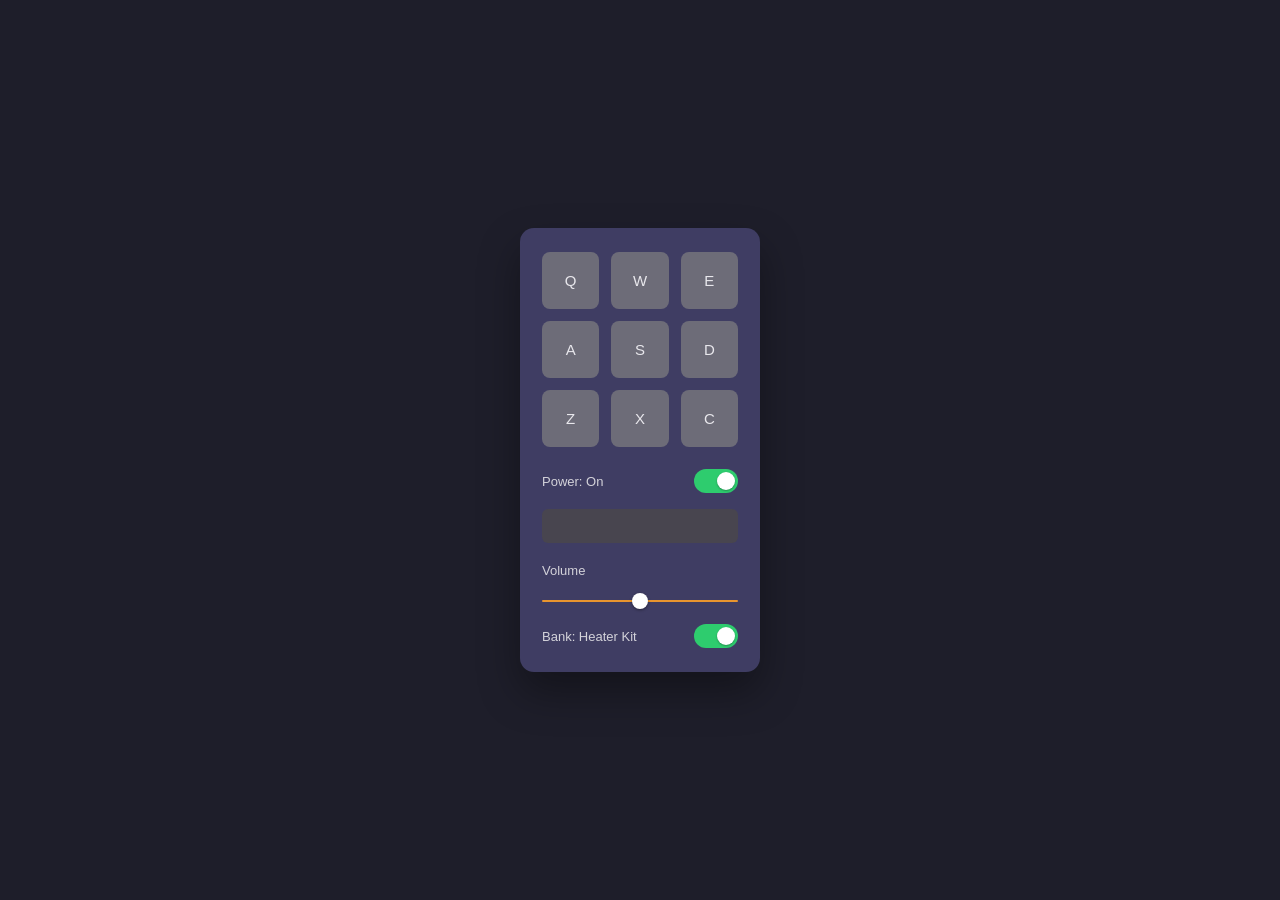
<file: Drum Machine (Certification Project)/index.html>
<!doctype html>
<html lang="en">
  <head>
    <meta charset="UTF-8" />
    <meta name="viewport" content="width=device-width, initial-scale=1.0" />
    <title>Drum Machine</title>
    <link rel="stylesheet" href="styles.css" />
  </head>
  <body>
    <div class="device" id="drum-machine">
      <div class="pads" id="pad-bank">
        <button class="pad drum-pad" id="Heater-1">
          Q
          <audio
            class="clip"
            id="Q"
            src="https://cdn.freecodecamp.org/curriculum/drum/Heater-1.mp3"
          ></audio>
        </button>
        <button class="pad drum-pad" id="Heater-2">
          W
          <audio
            class="clip"
            id="W"
            src="https://cdn.freecodecamp.org/curriculum/drum/Heater-2.mp3"
          ></audio>
        </button>
        <button class="pad drum-pad" id="Heater-3">
          E
          <audio
            class="clip"
            id="E"
            src="https://cdn.freecodecamp.org/curriculum/drum/Heater-3.mp3"
          ></audio>
        </button>
        <button class="pad drum-pad" id="Heater-4">
          A
          <audio
            class="clip"
            id="A"
            src="https://cdn.freecodecamp.org/curriculum/drum/Heater-4_1.mp3"
          ></audio>
        </button>
        <button class="pad drum-pad" id="Clap">
          S
          <audio
            class="clip"
            id="S"
            src="https://cdn.freecodecamp.org/curriculum/drum/Heater-6.mp3"
          ></audio>
        </button>
        <button class="pad drum-pad" id="Open-HH">
          D
          <audio
            class="clip"
            id="D"
            src="https://cdn.freecodecamp.org/curriculum/drum/Dsc_Oh.mp3"
          ></audio>
        </button>
        <button class="pad drum-pad" id="Kick-n-Hat">
          Z
          <audio
            class="clip"
            id="Z"
            src="https://cdn.freecodecamp.org/curriculum/drum/Kick_n_Hat.mp3"
          ></audio>
        </button>
        <button class="pad drum-pad" id="Kick">
          X
          <audio
            class="clip"
            id="X"
            src="https://cdn.freecodecamp.org/curriculum/drum/RP4_KICK_1.mp3"
          ></audio>
        </button>
        <button class="pad drum-pad" id="Closed-HH">
          C
          <audio
            class="clip"
            id="C"
            src="https://cdn.freecodecamp.org/curriculum/drum/Cev_H2.mp3"
          ></audio>
        </button>
      </div>

      <div class="row">
        <span class="label">Power: On</span>
        <button
          class="switch on"
          onclick="this.classList.toggle('on')"
        ></button>
      </div>

      <p class="screen" id="display"></p>

      <div class="volume-block">
        <div class="volume-label">Volume</div>
        <input type="range" min="0" max="100" value="50" />
      </div>

      <div class="row">
        <span class="label">Bank: Heater Kit</span>
        <button
          class="switch on"
          onclick="this.classList.toggle('on')"
        ></button>
      </div>
    </div>

    <script src="script.js"></script>
  </body>
</html>
</file>
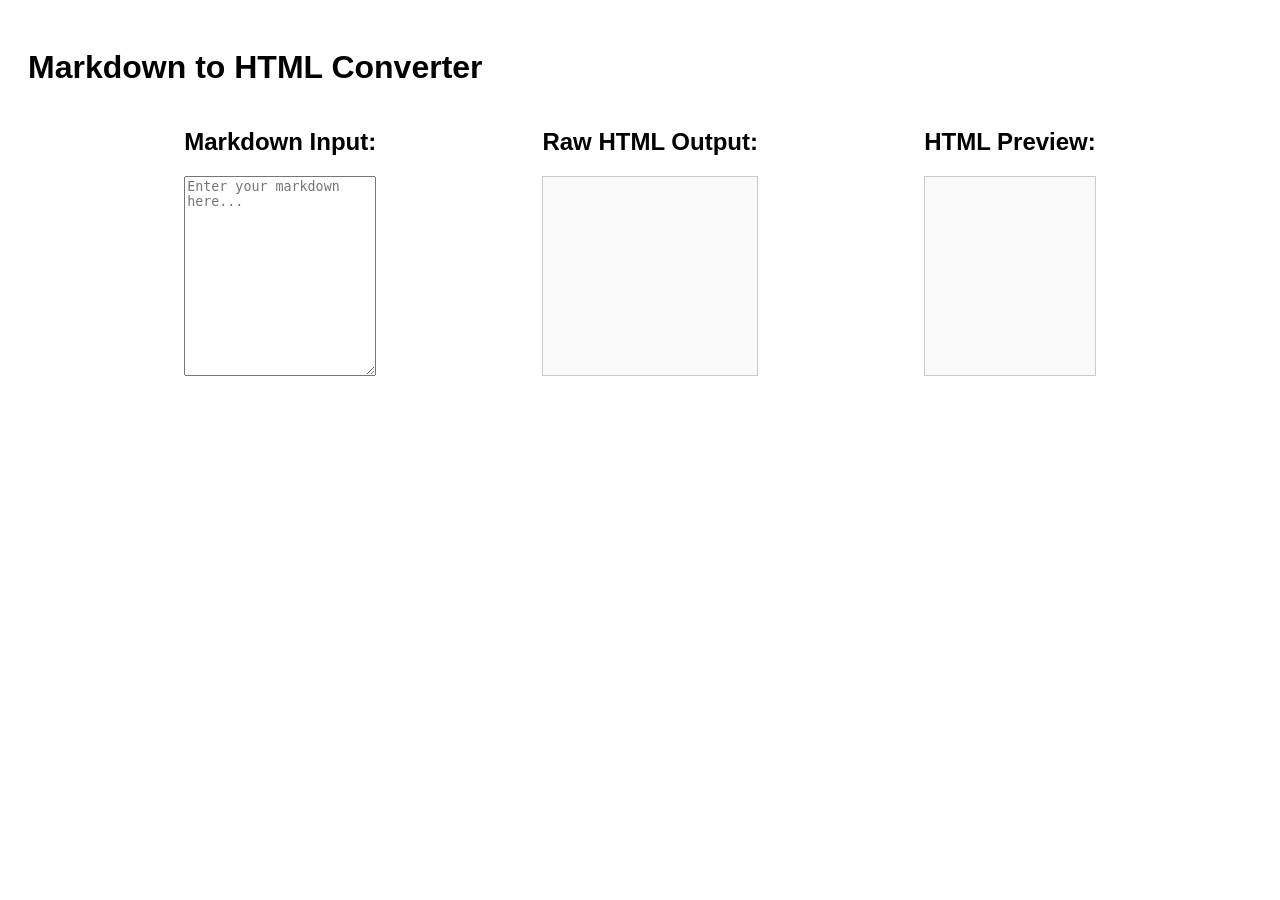
<file: Markdown to HTML Converter (Certification Project)/index.html>
<!doctype html>
<html lang="en">
  <head>
    <meta charset="UTF-8" />
    <meta name="viewport" content="width=device-width, initial-scale=1.0" />
    <title>Markdown to HTML Converter</title>
    <link rel="stylesheet" href="styles.css" />
  </head>

  <body>
    <h1>Markdown to HTML Converter</h1>
    <div id="container">
      <div class="container">
        <h2>Markdown Input:</h2>
        <textarea
          id="markdown-input"
          placeholder="Enter your markdown here..."
        ></textarea>
      </div>
      <div class="container">
        <h2>Raw HTML Output:</h2>
        <div id="html-output"></div>
      </div>
      <div class="container">
        <h2>HTML Preview:</h2>
        <div id="preview"></div>
      </div>
    </div>
    <script src="script.js"></script>
  </body>
</html>
</file>
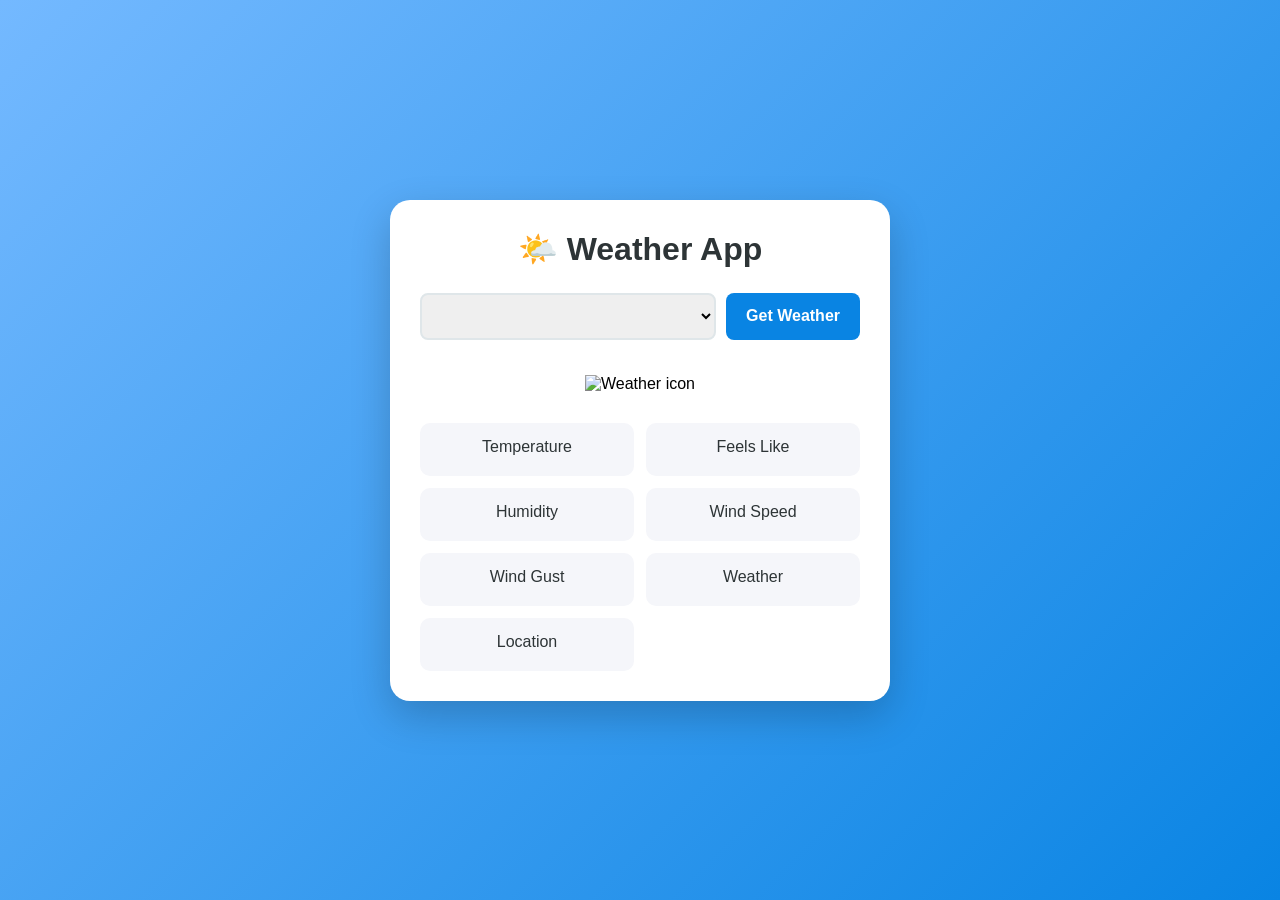
<file: Weather App (Certification Project)/index.html>
<!DOCTYPE html>
<html lang="en">
<head>
  <meta charset="UTF-8" />
  <meta name="viewport" content="width=device-width, initial-scale=1.0" />
  <link rel="stylesheet" href="styles.css" />
  <title>Weather App</title>
</head>
<body>
  <div class="weather-app">
  <h1>🌤️ Weather App</h1>

  <div class="controls">
    <select id="city-select">
      <option value=""></option>
      <option value="new york">New York</option>
      <option value="los angeles">Los Angeles</option>
      <option value="chicago">Chicago</option>
      <option value="paris">Paris</option>
      <option value="tokyo">Tokyo</option>
      <option value="london">London</option>
    </select>

    <button id="get-weather-btn">Get Weather</button>
  </div>

  <div id="weather-container">
    <img id="weather-icon" alt="Weather icon">

    <div class="weather-info">
      <p>Temperature <span id="main-temperature"></span></p>
      <p>Feels Like <span id="feels-like"></span></p>
      <p>Humidity <span id="humidity"></span></p>
      <p>Wind Speed <span id="wind"></span></p>
      <p>Wind Gust <span id="wind-gust"></span></p>
      <p>Weather <span id="weather-main"></span></p>
      <p>Location <span id="location"></span></p>
    </div>
  </div>
</div>
  <script src="script.js"></script>

</body>
</html>
</file>
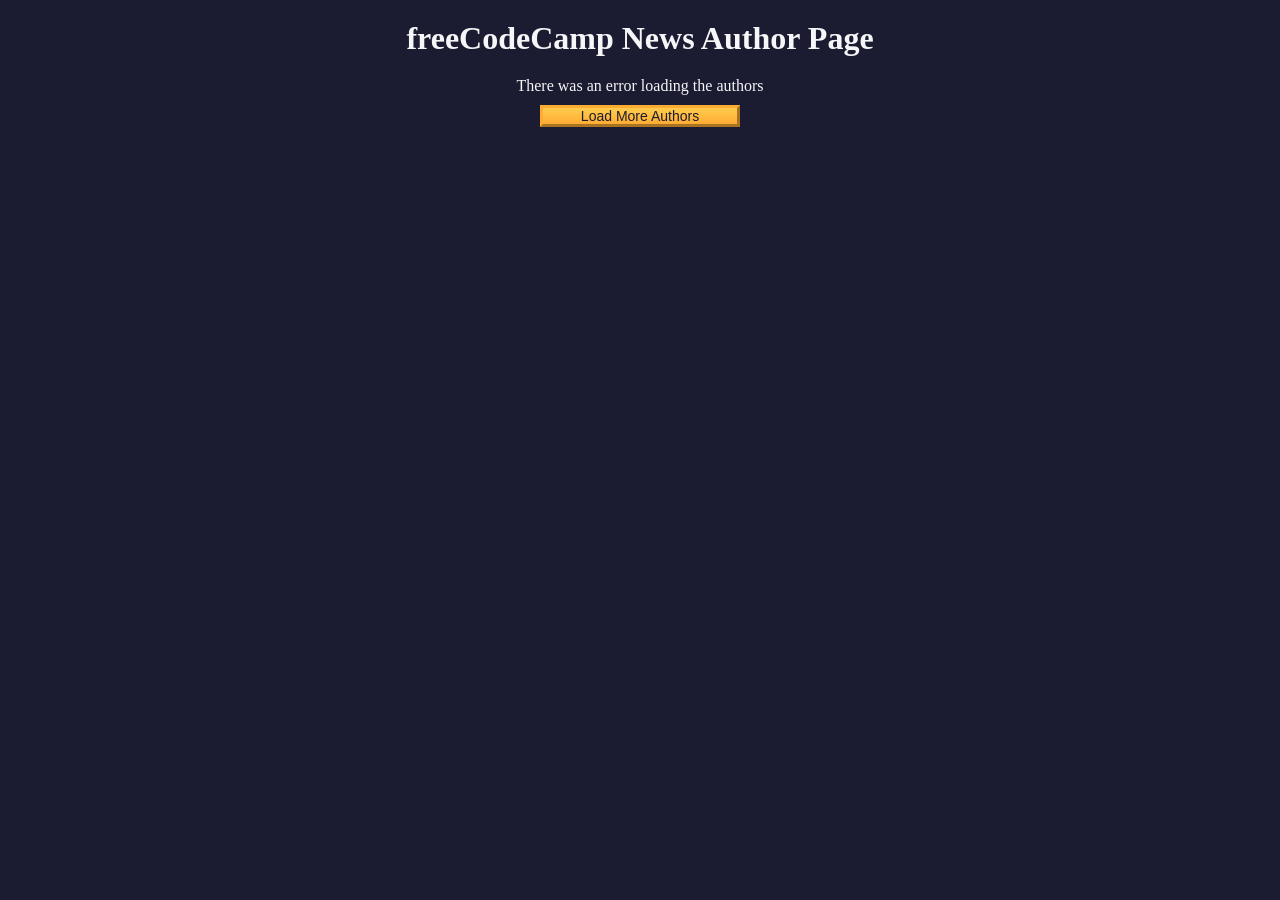
<file: Asynchronous JavaScript/fCC Authors Page/index.html>
<!doctype html>
<html lang="en">
  <head>
    <meta charset="UTF-8" />
    <meta http-equiv="X-UA-Compatible" content="IE=edge" />
    <meta name="viewport" content="width=device-width, initial-scale=1.0" />
    <title>freeCodeCamp News Author Page</title>
    <link rel="stylesheet" href="./styles.css" />
  </head>
  <body>
    <h1 class="title">freeCodeCamp News Author Page</h1>

    <main>
      <div id="author-container"></div>
      <button class="btn" id="load-more-btn">Load More Authors</button>
    </main>

    <script src="./script.js"></script>
  </body>
</html>
</file>
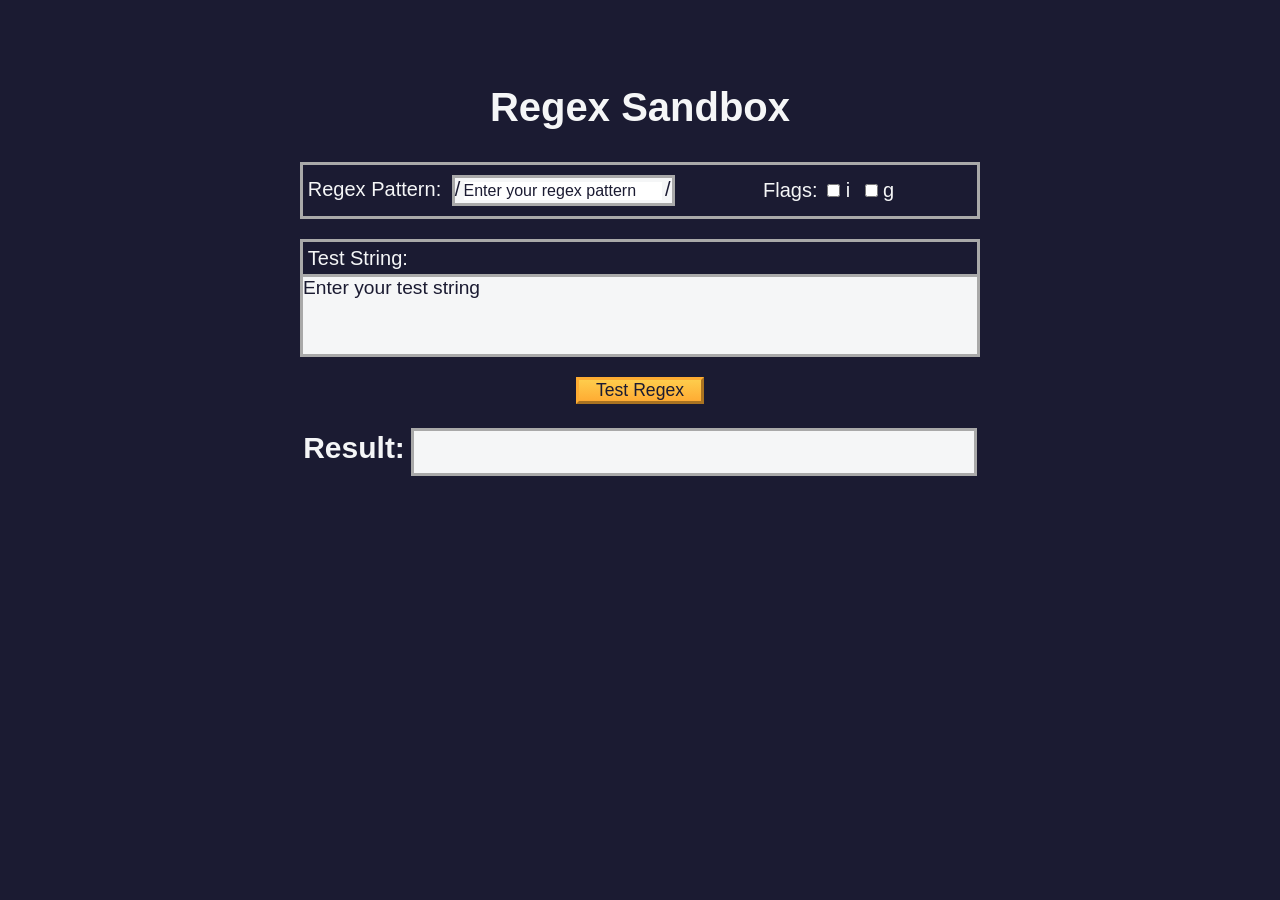
<file: Basic Regex/RegEx Sandbox/index.html>
<!doctype html>
<html lang="en">
  <head>
    <meta charset="UTF-8" />
    <meta name="viewport" content="width=device-width, initial-scale=1.0" />
    <link rel="stylesheet" href="styles.css" />
    <title>Regex Sandbox</title>
  </head>

  <body>
    <h1>Regex Sandbox</h1>
    <main>
      <div id="regex-container">
        <label for="pattern"
          >Regex Pattern:
          <div id="pattern-container">
            /<input
              type="text"
              id="pattern"
              name="pattern"
              placeholder="Enter your regex pattern"
            />/
          </div>
        </label>
        <div id="flags-container">
          <p>Flags:</p>
          <label for="i">
            <input type="checkbox" name="flags" id="i" /> i
          </label>
          <label for="g">
            <input type="checkbox" name="flags" id="g" /> g
          </label>
        </div>
      </div>
      <div id="test-container">
        <p>Test String:</p>
        <div
          id="test-string"
          placeholder="Enter your test string"
          contenteditable="true"
        ></div>
      </div>
      <button class="btn" id="test-btn" type="button">Test Regex</button>
      <div id="result-container">
        <h2>Result:</h2>
        <p id="result"></p>
      </div>
    </main>
    <script src="script.js"></script>
  </body>
</html>
</file>
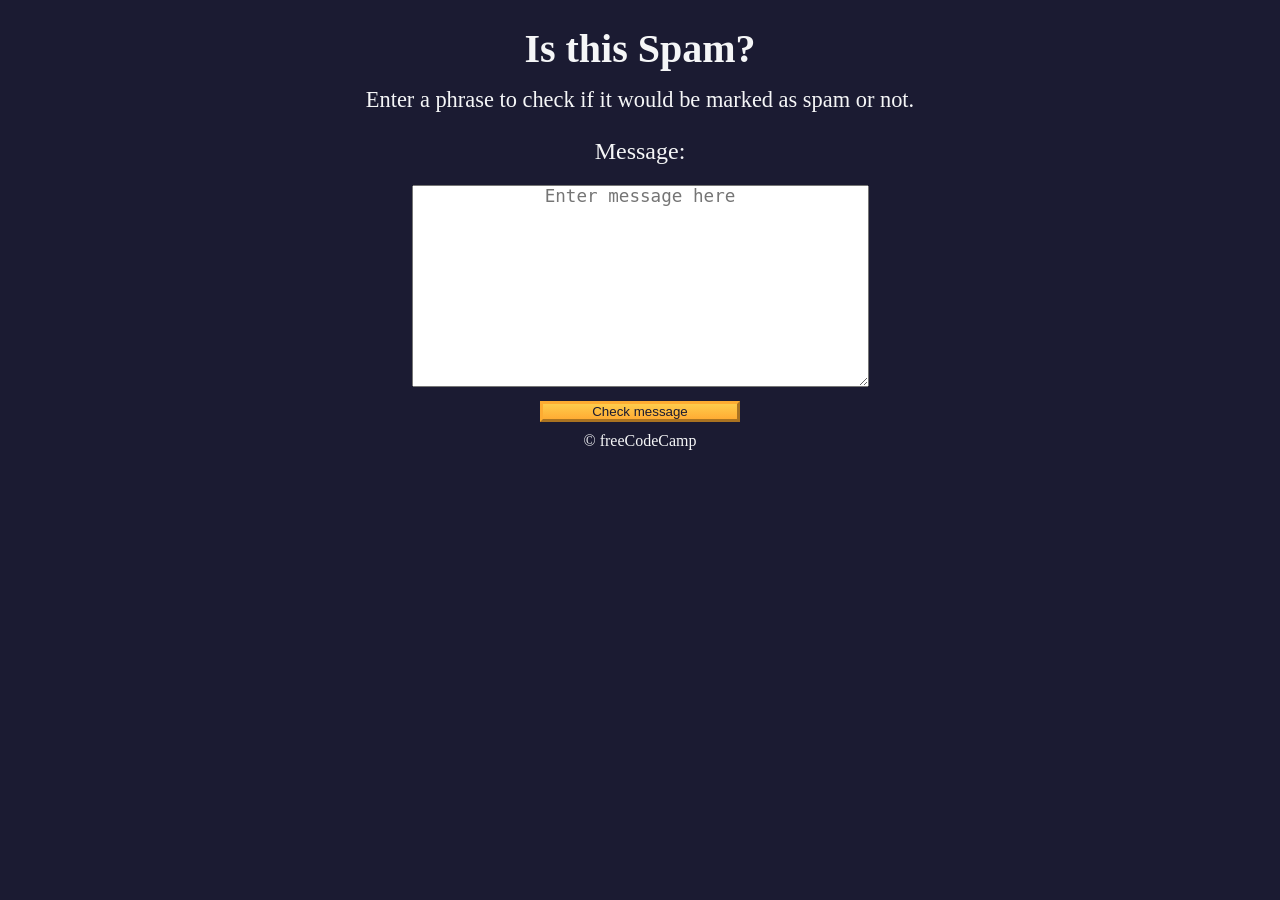
<file: Basic Regex/Spam Filter/index.html>
<!doctype html>
<html lang="en">
  <head>
    <meta charset="UTF-8" />
    <meta name="viewport" content="width=device-width" />
    <title>Learn Regular Expressions by Building a Spam Filter</title>
    <link rel="stylesheet" href="styles.css" />
  </head>

  <body>
    <header class="main-text">
      <h1 class="title">Is this Spam?</h1>
      <p class="description">
        Enter a phrase to check if it would be marked as spam or not.
      </p>
    </header>

    <main>
      <label class="message-label" for="message-input">Message: </label>
      <textarea
        placeholder="Enter message here"
        value=""
        type="text"
        name="message"
        id="message-input"
        rows="10"
        cols="40"
      ></textarea>
      <button class="btn" id="check-message-btn" type="button">
        Check message
      </button>
      <p id="result-message"></p>
    </main>

    <footer class="footer">&copy; freeCodeCamp</footer>
    <script src="./script.js"></script>
  </body>
</html>
</file>
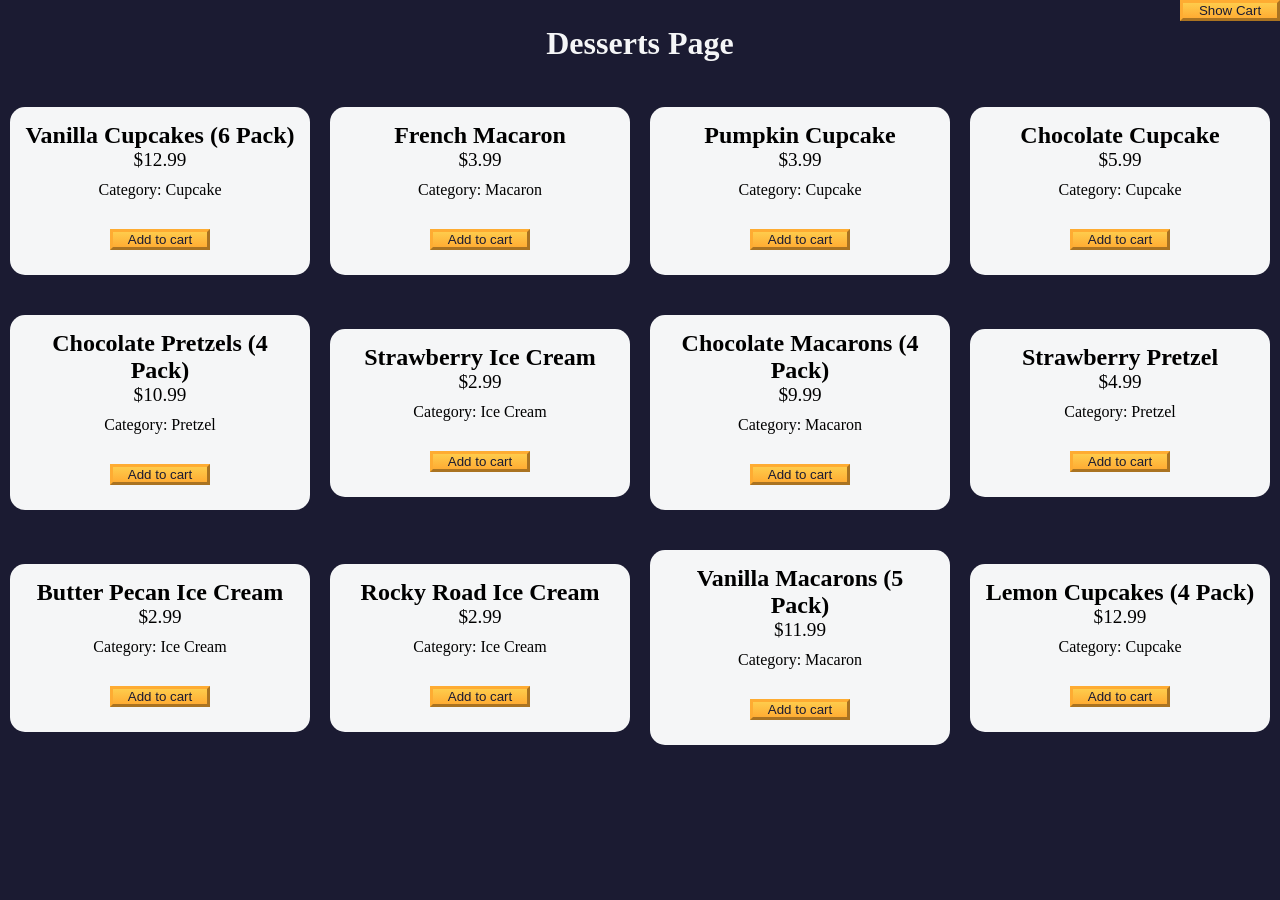
<file: Classes/Shopping Cart/index.html>
<!doctype html>
<html lang="en">
  <head>
    <meta charset="UTF-8" />
    <meta http-equiv="X-UA-Compatible" content="IE=edge" />
    <meta name="viewport" content="width=device-width, initial-scale=1.0" />
    <title>freeCodeCamp Shopping Cart</title>
    <link rel="stylesheet" href="./styles.css" />
  </head>
  <body>
    <header>
      <h1 class="title">Desserts Page</h1>
    </header>
    <main>
      <button id="cart-btn" type="button" class="btn">
        <span id="show-hide-cart">Show</span> Cart
      </button>
      <div id="cart-container">
        <button class="btn" id="clear-cart-btn">Clear Cart</button>
        <div id="products-container"></div>
        <p>Total number of items: <span id="total-items">0</span></p>
        <p>Subtotal: <span id="subtotal">$0</span></p>
        <p>Taxes: <span id="taxes">$0</span></p>
        <p>Total: <span id="total">$0</span></p>
      </div>
      <div id="dessert-card-container"></div>
    </main>
    <script src="./script.js"></script>
  </body>
</html>
</file>
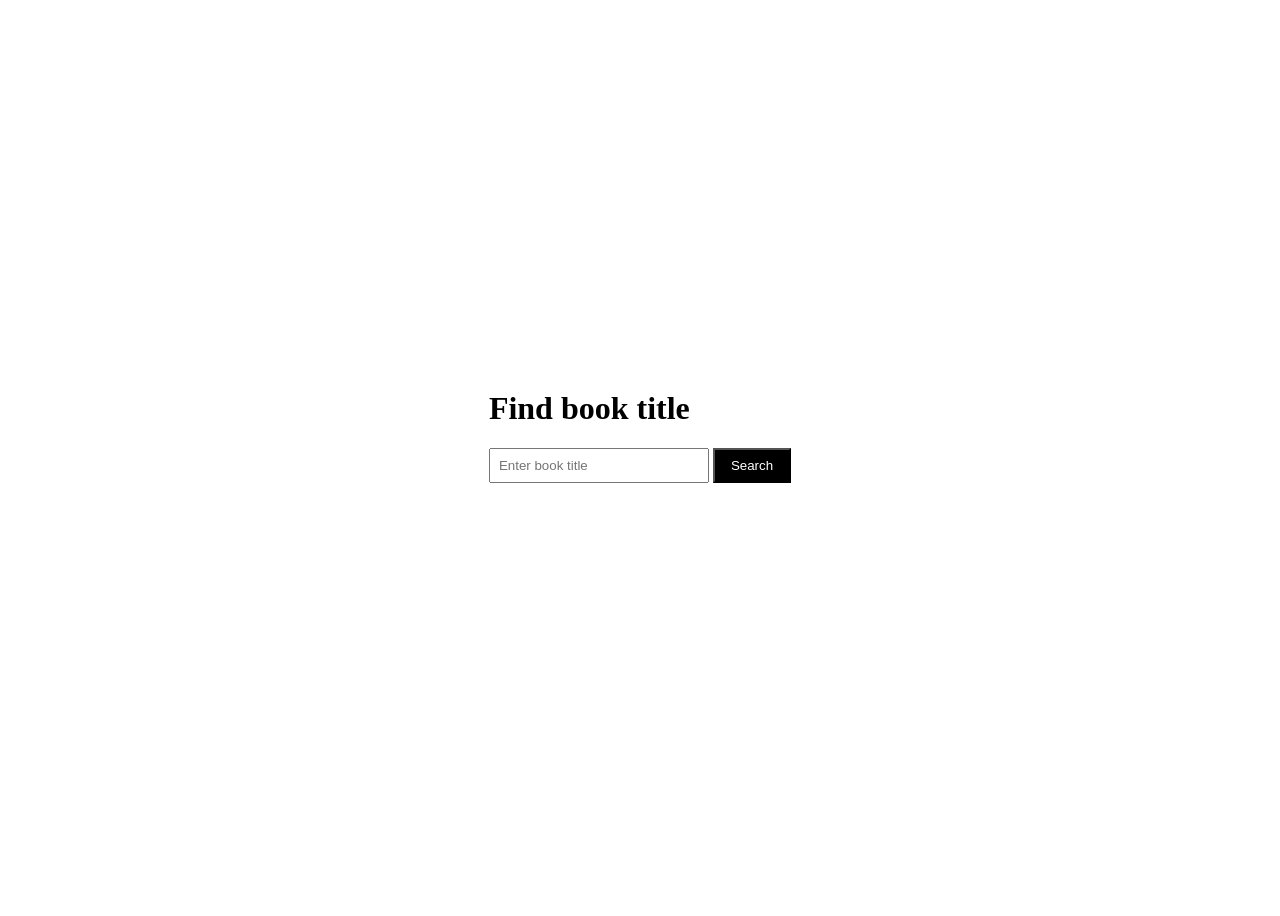
<file: Debugging/Library Book Search/index.html>
<!doctype html>
<html lang="en">
  <head>
    <meta charset="UTF-8" />
    <meta name="viewport" content="width=device-width, initial-scale=1.0" />
    <title>Library Book Search</title>
    <link rel="stylesheet" href="styles.css" />
  </head>
  <body>
    <div>
      <h1>Find book title</h1>
      <input type="text" id="bookTitleInput" placeholder="Enter book title" />
      <button id="search">Search</button>
      <p id="statusMessage"></p>
      <p id="scanStatus"></p>
    </div>
    <script src="script.js"></script>
  </body>
</html>
</file>
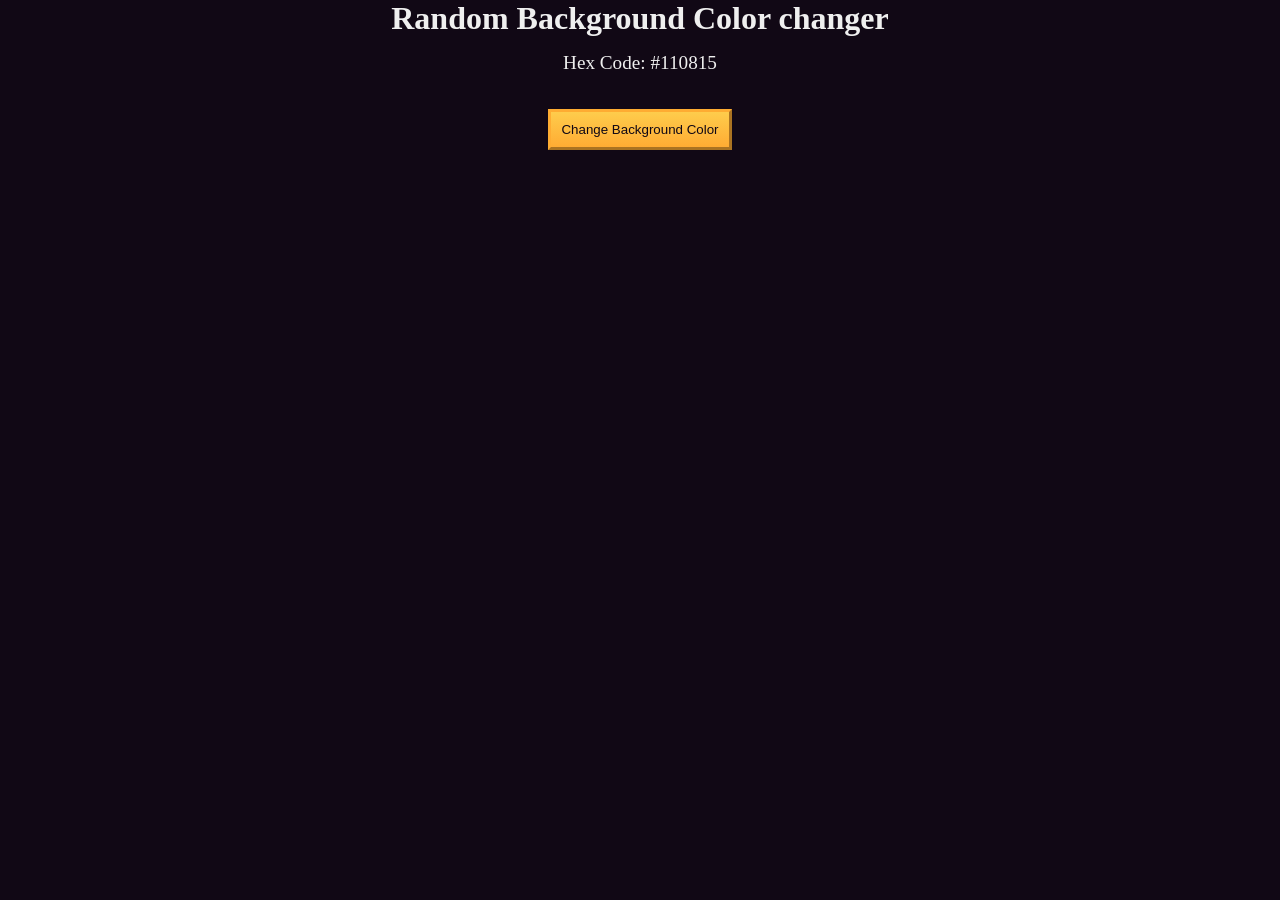
<file: Debugging/Random BG Color Changer/index.html>
<!doctype html>
<html lang="en">
  <head>
    <meta charset="UTF-8" />
    <meta name="viewport" content="width=device-width, initial-scale=1.0" />
    <title>Debug a random background color changer</title>
    <link rel="stylesheet" href="./styles.css" />
  </head>

  <body>
    <h1>Random Background Color changer</h1>

    <main>
      <section class="bg-information-container">
        <p>Hex Code: <span id="bg-hex-code">#110815</span></p>
      </section>

      <button class="btn" id="btn">Change Background Color</button>
    </main>
    <script src="./script.js"></script>
  </body>
</html>
</file>
<file: Drum Machine (Certification Project)/styles.css>
:root {
    --bg: #1e1e2a;
    --panel: #3f3d63;
    --pad: #6d6c78;
    --pad-hover: #7c7b88;
    --pad-active: #8b8a96;
    --text: #e8e7ec;
    --text-dim: #d4d3da;
    --screen: #48454f;
    --green: #2ecc6e;
    --orange: #e8952e;
  }
 
  * { box-sizing: border-box; }
 
  html, body {
    height: 100%;
    margin: 0;
    background: var(--bg);
    display: flex;
    align-items: center;
    justify-content: center;
    font-family: -apple-system, BlinkMacSystemFont, "Segoe UI", Roboto, Helvetica, Arial, sans-serif;
  }
 
  .device {
    width: 240px;
    background: var(--panel);
    border-radius: 14px;
    padding: 24px 22px;
    box-shadow: 0 20px 40px rgba(0,0,0,0.35);
  }
 
  .pads {
    display: grid;
    grid-template-columns: repeat(3, 1fr);
    gap: 12px;
    margin-bottom: 22px;
  }
 
  .pad {
    aspect-ratio: 1 / 1;
    background: var(--pad);
    border: none;
    border-radius: 8px;
    color: var(--text);
    font-size: 15px;
    font-weight: 500;
    cursor: pointer;
    display: flex;
    align-items: center;
    justify-content: center;
    transition: background 0.12s ease, transform 0.08s ease;
  }
 
  .pad:hover { background: var(--pad-hover); }
  .pad:active { background: var(--pad-active); transform: scale(0.96); }
 
  .row {
    display: flex;
    align-items: center;
    justify-content: space-between;
    margin-bottom: 16px;
  }
 
  .row .label {
    font-size: 13px;
    color: var(--text-dim);
  }
 
  .screen {
    height: 34px;
    background: var(--screen);
    border-radius: 6px;
    margin: 0 0 20px 0;
    display: flex;
    align-items: center;
    justify-content: center;
    font-size: 12px;
    color: var(--text-dim);
    letter-spacing: 0.03em;
  }
 
  .pad.pad-hit {
    background: var(--pad-active);
  }
 
  /* Toggle switch */
  .switch {
    position: relative;
    width: 44px;
    height: 24px;
    background: #666479;
    border-radius: 999px;
    border: none;
    cursor: pointer;
    padding: 0;
    transition: background 0.15s ease;
  }
 
  .switch.on { background: var(--green); }
 
  .switch::before {
    content: "";
    position: absolute;
    top: 3px;
    left: 3px;
    width: 18px;
    height: 18px;
    background: #fff;
    border-radius: 50%;
    transition: left 0.15s ease;
    box-shadow: 0 1px 2px rgba(0,0,0,0.3);
  }
 
  .switch.on::before { left: 23px; }
 
  /* Volume slider */
  .volume-block { margin-bottom: 18px; }
 
  .volume-label {
    font-size: 13px;
    color: var(--text-dim);
    margin-bottom: 10px;
  }
 
  input[type="range"] {
    -webkit-appearance: none;
    appearance: none;
    width: 100%;
    height: 2px;
    background: var(--orange);
    border-radius: 999px;
    outline: none;
    margin: 0;
  }
 
  input[type="range"]::-webkit-slider-thumb {
    -webkit-appearance: none;
    appearance: none;
    width: 16px;
    height: 16px;
    border-radius: 50%;
    background: #fff;
    border: none;
    cursor: pointer;
    box-shadow: 0 1px 3px rgba(0,0,0,0.4);
  }
 
  input[type="range"]::-moz-range-thumb {
    width: 16px;
    height: 16px;
    border-radius: 50%;
    background: #fff;
    border: none;
    cursor: pointer;
    box-shadow: 0 1px 3px rgba(0,0,0,0.4);
  }
 
  .row:last-child { margin-bottom: 0; }
</file>
<file: Markdown to HTML Converter (Certification Project)/styles.css>
* {
  box-sizing: border-box;
}
body {
  font-family: Arial, sans-serif;
  padding: 20px;
}
#markdown-input {
  width: 100%;
  height: 100px;
}
#html-output,
#preview {
  height: 100px;
  display: inline-block;
  width: 100%;
  border: 1px solid #ccc;
  padding: 10px;
  margin: auto;
  white-space: pre-wrap;
  background-color: #f9f9f9;
}
@media (min-width: 600px) {
  #markdown-input,
  #html-output,
  #preview {
    height: 200px;
    margin: 0;
  }
  #container {
    display: flex;
    justify-content: space-evenly;
    gap: 10px;
  }
}
</file>
<file: Weather App (Certification Project)/styles.css>
* {
  box-sizing: border-box;
  margin: 0;
  padding: 0;
}

body {
  min-height: 100vh;
  font-family: Arial, sans-serif;
  display: flex;
  justify-content: center;
  align-items: center;
  background: linear-gradient(135deg, #74b9ff, #0984e3);
  padding: 20px;
}

.weather-app {
  width: 100%;
  max-width: 500px;
  background: white;
  padding: 30px;
  border-radius: 20px;
  box-shadow: 0 15px 40px rgba(0, 0, 0, 0.2);
}

h1 {
  text-align: center;
  margin-bottom: 25px;
  color: #2d3436;
}

.controls {
  display: flex;
  gap: 10px;
  margin-bottom: 25px;
}

select {
  flex: 1;
  padding: 12px;
  border: 2px solid #dfe6e9;
  border-radius: 8px;
  font-size: 16px;
  outline: none;
  cursor: pointer;
}

select:focus {
  border-color: #0984e3;
}

button {
  padding: 12px 20px;
  border: none;
  border-radius: 8px;
  background: #0984e3;
  color: white;
  font-size: 16px;
  font-weight: bold;
  cursor: pointer;
  transition: 0.2s;
}

button:hover {
  background: #0873c4;
  transform: translateY(-2px);
}

button:active {
  transform: translateY(0);
}

#weather-container {
  text-align: center;
  padding-top: 10px;
}

#weather-icon {
  width: 100px;
  height: 100px;
  margin-bottom: 10px;
}

.weather-info {
  display: grid;
  grid-template-columns: repeat(2, 1fr);
  gap: 12px;
  margin-top: 20px;
}

.weather-info p {
  background: #f5f6fa;
  padding: 15px 10px;
  border-radius: 10px;
  color: #2d3436;
}

.weather-info span {
  display: block;
  margin-top: 5px;
  font-size: 18px;
  font-weight: bold;
  color: #0984e3;
}

@media (max-width: 500px) {
  .controls {
    flex-direction: column;
  }

  .weather-info {
    grid-template-columns: 1fr;
  }

  button {
    width: 100%;
  }
}
</file>
<file: Asynchronous JavaScript/fCC Authors Page/styles.css>
* {
  margin: 0;
  padding: 0;
  box-sizing: border-box;
}

:root {
  --main-bg-color: #1b1b32;
  --light-grey: #f5f6f7;
  --dark-purple: #5a01a7;
  --golden-yellow: #feac32;
}

body {
  background-color: var(--main-bg-color);
  text-align: center;
}

.title {
  color: var(--light-grey);
  margin: 20px 0;
}

#author-container {
  display: flex;
  flex-wrap: wrap;
  justify-content: center;
}

.user-card {
  border-radius: 15px;
  width: 300px;
  height: 350px;
  background-color: var(--light-grey);
  margin: 20px;
}

.user-img {
  width: 150px;
  height: 150px;
  object-fit: cover;
}

.purple-divider {
  background-color: var(--dark-purple);
  width: 100%;
  height: 15px;
}

.author-name {
  margin: 10px;
}

.bio {
  margin: 20px;
}

.error-msg {
  color: var(--light-grey);
}

.btn {
  cursor: pointer;
  width: 200px;
  margin: 10px;
  color: var(--main-bg-color);
  font-size: 14px;
  background-color: var(--golden-yellow);
  background-image: linear-gradient(#fecc4c, #ffac33);
  border-color: var(--golden-yellow);
  border-width: 3px;
}
</file>
<file: Basic Regex/RegEx Sandbox/styles.css>
*,
*::before,
*::after {
  box-sizing: border-box;
  margin: 0;
  padding: 0;
}

:root {
  --dark-grey: #1b1b32;
  --light-grey: #f5f6f7;
  --golden-yellow: #fecc4c;
  --yellow: #ffcc4c;
  --gold: #feac32;
  --orange: #ffac33;
  --dark-orange: #f89808;
  --border: 0.2rem solid darkgrey;
  --padding: 0.3rem;
}

body {
  background-color: var(--dark-grey);
  color: var(--light-grey);
  font-size: 20px;
  font-family: "Lato", Helvetica, Arial, sans-serif;
  padding: 5px;
}

h1 {
  margin: 5rem auto 2rem;
  text-align: center;
}

p {
  padding: var(--padding);
}

#regex-container {
  max-width: 680px;
  margin: 20px auto;
  display: flex;
  justify-content: center;
  align-items: center;
  border: var(--border);
}

#regex-container > label {
  padding: var(--padding);
  flex: 1 1 auto;
}

#pattern-container {
  display: inline-block;
  color: var(--dark-grey);
  background-color: var(--light-grey);
  margin: 5px;
  border: var(--border);
}

#pattern {
  margin: 0.2rem;
  border: 0;
  font-size: 1rem;
  width: calc(100% - 1.2rem);
}

#pattern:focus {
  outline: none;
}

#flags-container {
  display: flex;
  align-items: center;
  flex: 1 1 auto;
}

#flags-container > label {
  padding: var(--padding);
  margin-right: 0.3rem;
}

#test-container {
  max-width: 680px;
  margin: 20px auto;
  display: flex;
  flex-direction: column;
  flex: 0 0 auto;
  border: var(--border);
}

#test-string {
  background-color: var(--light-grey);
  min-height: 5rem;
  color: var(--dark-grey);
  border-top: var(--border);
  font-size: 1.2rem;
}

[contenteditable="true"]:empty:before {
  content: attr(placeholder);
  pointer-events: none;
  color: var(--dark-grey);
}

::placeholder {
  color: var(--dark-grey);
}

button {
  display: block;
  cursor: pointer;
  width: 8rem;
  margin: 0.2rem auto;
  color: var(--dark-grey);
  background-color: var(--gold);
  background-image: linear-gradient(var(--golden-yellow), var(--orange));
  border-color: var(--gold);
  border-width: 0.2rem;
  font-size: 1.1rem;
}

.btn:hover {
  background-image: linear-gradient(var(--yellow), var(--dark-orange));
}

#result-container {
  max-width: 680px;
  margin: 20px auto;
  display: flex;
  justify-content: center;
  align-items: center;
}

h2 {
  align-self: flex-start;
  margin: 0.4rem 0.2rem 0.2rem;
  flex: 0 1 auto;
}

#result {
  color: var(--dark-grey);
  background-color: var(--light-grey);
  font-size: 1.5rem;
  flex: 1 1 auto;
  margin: 0.2rem;
  border: var(--border);
  min-height: 3rem;
}

.highlight {
  background-color: lightgreen;
}
</file>
<file: Basic Regex/Spam Filter/styles.css>
*,
*::before,
*::after {
  box-sizing: border-box;
  margin: 0;
  padding: 0;
}

:root {
  --dark-grey: #1b1b32;
  --light-grey: #f5f6f7;
  --golden-yellow: #fecc4c;
  --yellow: #ffcc4c;
  --gold: #feac32;
  --orange: #ffac33;
  --dark-orange: #f89808;
}

body {
  background-color: var(--dark-grey);
  color: var(--light-grey);
}

body,
#message-input:placeholder-shown {
  text-align: center;
}

textarea {
  max-width: 90%;
}

.main-text {
  margin: 25px 0;
}

.title {
  font-size: 2.5rem;
}

.description {
  margin-top: 15px;
  font-size: 1.4rem;
}

.message-label {
  display: block;
  margin-bottom: 20px;
  font-size: 1.5rem;
}

#message-input:placeholder-shown,
textarea {
  font-size: 1.1rem;
}

.btn {
  display: block;
  cursor: pointer;
  width: 200px;
  margin: 10px auto;
  color: var(--dark-grey);
  background-color: var(--gold);
  background-image: linear-gradient(var(--golden-yellow), var(--orange));
  border-color: var(--gold);
  border-width: 3px;
}

.btn:hover {
  background-image: linear-gradient(var(--yellow), var(--dark-orange));
}

#result {
  font-size: 2rem;
  margin: 20px 0;
}

.footer {
  margin-top: 10px;
}
</file>
<file: Classes/Shopping Cart/styles.css>
*,
*::before,
*::after {
  margin: 0;
  padding: 0;
  box-sizing: border-box;
}

:root {
  --dark-grey: #1b1b32;
  --light-grey: #f5f6f7;
  --black: #000;
  --white: #fff;
  --grey: #3b3b4f;
  --golden-yellow: #fecc4c;
  --yellow: #ffcc4c;
  --gold: #feac32;
  --orange: #ffac33;
  --dark-orange: #f89808;
}

body {
  background-color: var(--dark-grey);
}

.title {
  color: var(--light-grey);
  text-align: center;
  margin: 25px 0;
}

#dessert-card-container {
  display: flex;
  flex-direction: column;
  flex-wrap: wrap;
  align-items: center;
}

.dessert-card {
  background-color: var(--light-grey);
  padding: 15px;
  text-align: center;
  border-radius: 15px;
  margin: 20px 10px;
}

.dessert-price {
  font-size: 1.2rem;
}

.btn {
  display: block;
  cursor: pointer;
  width: 100px;
  color: var(--dark-grey);
  background-color: var(--gold);
  background-image: linear-gradient(var(--golden-yellow), var(--orange));
  border-color: var(--gold);
  border-width: 3px;
}

.btn:hover {
  background-image: linear-gradient(var(--yellow), var(--dark-orange));
}

#cart-btn {
  position: absolute;
  top: 0;
  right: 0;
}

.add-to-cart-btn {
  margin: 30px auto 10px;
}

#cart-container {
  display: none;
  position: absolute;
  top: 60px;
  right: 0;
  background-color: var(--light-grey);
  width: 200px;
  height: 400px;
  border: 8px double var(--black);
  border-radius: 15px;
  text-align: center;
  font-size: 1.2rem;
  overflow-y: scroll;
}

.product {
  margin: 25px 0;
}

.product-count {
  display: inline-block;
  margin-right: 10px;
}

.product-category {
  margin: 10px 0;
}

@media (min-width: 768px) {
  #dessert-card-container {
    flex-direction: row;
  }

  .dessert-card {
    flex: 1 0 21%;
  }

  #cart-container {
    width: 300px;
  }
}
</file>
<file: Debugging/Library Book Search/styles.css>
body {
  display: flex;
  justify-content: center;
  align-items: center;
  height: 100vh;
}

input {
  padding: 0.5rem;
  width: 200px;
}

button {
  padding: 0.5rem 1rem;
  cursor: pointer;
  background-color: #000000;
  color: white;
}

#statusMessage {
  margin-top: 1.5rem;
  font-weight: bold;
  height: 1.5rem;
}
</file>
<file: Debugging/Random BG Color Changer/styles.css>
*,
*::before,
*::after {
  margin: 0;
  padding: 0;
  box-sizing: border-box;
}

:root {
  --yellow: #f1be32;
  --golden-yellow: #feac32;
  --dark-purple: #110815;
  --light-grey: #efefef;
}

body {
  background-color: var(--dark-purple);
  color: var(--light-grey);
  text-align: center;
}

.bg-information-container {
  margin: 15px 0 25px;
  font-size: 1.2rem;
}

.btn {
  cursor: pointer;
  padding: 10px;
  margin: 10px;
  color: var(--dark-purple);
  background-color: var(--golden-yellow);
  background-image: linear-gradient(#fecc4c, #ffac33);
  border-color: var(--golden-yellow);
  border-width: 3px;
}

.btn:hover {
  background-image: linear-gradient(#ffcc4c, #f89808);
}
</file>
